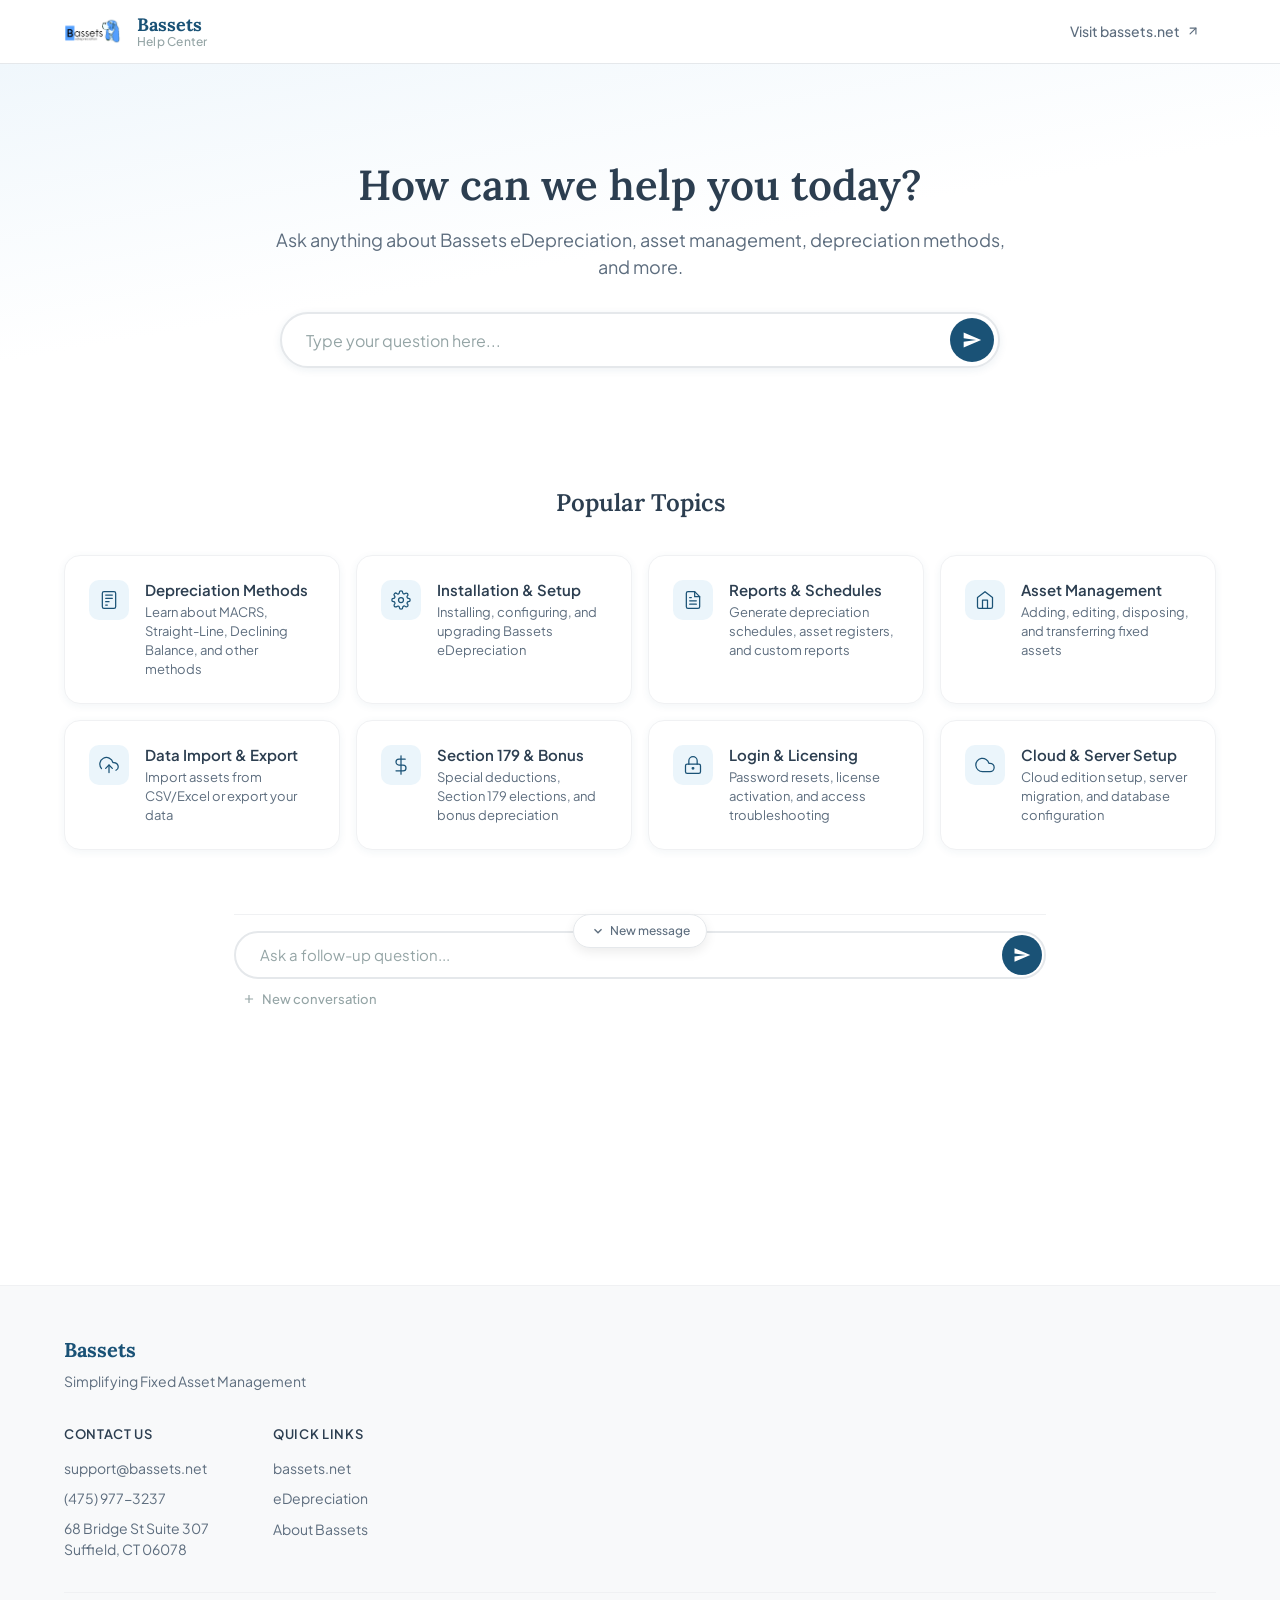
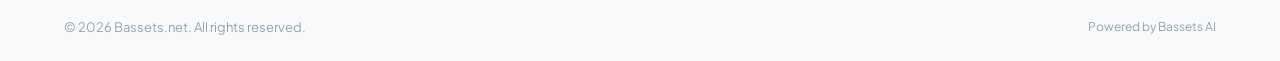
<file: static/index.html>
<!DOCTYPE html>
<html lang="en">
<head>
    <meta charset="UTF-8">
    <meta name="viewport" content="width=device-width, initial-scale=1.0, viewport-fit=cover">
    <title>Bassets Help Center — Fixed Asset Management Support</title>
    <meta name="description" content="Get instant answers about Bassets eDepreciation, fixed asset management, depreciation methods, reports, and more. AI-powered support available 24/7.">

    <!-- OpenGraph -->
    <meta property="og:title" content="Bassets Help Center">
    <meta property="og:description" content="AI-powered support for Bassets Fixed Asset Management Software">
    <meta property="og:type" content="website">
    <meta property="og:url" content="https://help.bassets.net">

    <!-- Fonts -->
    <link rel="preconnect" href="https://fonts.googleapis.com">
    <link rel="preconnect" href="https://fonts.gstatic.com" crossorigin>
    <link href="https://fonts.googleapis.com/css2?family=Lora:wght@400;500;600;700&family=Plus+Jakarta+Sans:wght@300;400;500;600;700&display=swap" rel="stylesheet">

    <!-- Styles -->
    <link rel="stylesheet" href="/static/css/styles.css">
</head>
<body>
    <!-- Skip to content (accessibility) -->
    <a href="#main-content" class="skip-link">Skip to main content</a>

    <!-- ======== HEADER ======== -->
    <header class="header" role="banner">
        <div class="container header__inner">
            <a href="/" class="header__brand" aria-label="Bassets Help Center home">
                <img src="/static/images/bassets-logo.webp" alt="Bassets" class="header__logo" onerror="this.style.display='none'">
                <div class="header__titles">
                    <span class="header__name">Bassets</span>
                    <span class="header__subtitle">Help Center</span>
                </div>
            </a>
            <nav class="header__nav">
                <a href="https://www.bassets.net" class="header__link" target="_blank" rel="noopener">
                    Visit bassets.net
                    <svg width="14" height="14" viewBox="0 0 24 24" fill="none" stroke="currentColor" stroke-width="2" stroke-linecap="round" stroke-linejoin="round" aria-hidden="true"><path d="M7 17L17 7"/><path d="M7 7h10v10"/></svg>
                </a>
            </nav>
        </div>
    </header>

    <!-- ======== MAIN ======== -->
    <main id="main-content">

        <!-- Hero Section -->
        <section class="hero" id="hero" aria-label="Search for help">
            <div class="container hero__container">
                <h1 class="hero__title" id="hero-title">How can we help you today?</h1>
                <p class="hero__subtitle" id="hero-subtitle">Ask anything about Bassets eDepreciation, asset management, depreciation methods, and more.</p>
                <form class="hero__form" id="search-form" role="search" aria-label="Ask a question">
                    <div class="hero__input-wrapper">
                        <input
                            type="text"
                            id="search-input"
                            class="hero__input"
                            placeholder="Type your question here..."
                            autocomplete="off"
                            maxlength="2000"
                            aria-label="Type your question"
                        >
                        <button type="submit" class="hero__send-btn" id="send-btn" aria-label="Send question">
                            <svg width="20" height="20" viewBox="0 0 24 24" fill="currentColor" aria-hidden="true"><path d="M2.01 21L23 12 2.01 3 2 10l15 2-15 2z"/></svg>
                        </button>
                    </div>
                    <span class="hero__char-count" id="char-count" aria-live="polite" hidden></span>
                </form>
            </div>
        </section>

        <!-- Common Query Cards -->
        <section class="cards-section" id="cards-section" aria-label="Common topics">
            <div class="container">
                <h2 class="cards-section__heading">Popular Topics</h2>
                <div class="cards-grid" id="cards-grid" role="list">
                    <!-- Cards injected by cards.js -->
                </div>
            </div>
        </section>

        <!-- Chat Area (hidden until first message) -->
        <section class="chat" id="chat-section" aria-label="Chat conversation" hidden>
            <div class="container chat__container">
                <!-- Messages -->
                <div class="chat__messages" id="chat-messages" role="log" aria-live="polite" aria-relevant="additions">
                    <!-- Messages injected by chat.js -->
                </div>

                <!-- Scroll to bottom indicator -->
                <button class="chat__scroll-btn" id="scroll-btn" aria-label="Scroll to latest message" hidden>
                    <svg width="16" height="16" viewBox="0 0 24 24" fill="currentColor" aria-hidden="true"><path d="M7.41 8.59L12 13.17l4.59-4.58L18 10l-6 6-6-6z"/></svg>
                    New message
                </button>

                <!-- Chat input (sticky bottom) -->
                <div class="chat__input-area" id="chat-input-area">
                    <form class="chat__form" id="chat-form">
                        <div class="chat__input-wrapper">
                            <input
                                type="text"
                                id="chat-input"
                                class="chat__input"
                                placeholder="Ask a follow-up question..."
                                autocomplete="off"
                                maxlength="2000"
                                aria-label="Type a follow-up question"
                            >
                            <button type="submit" class="chat__send-btn" id="chat-send-btn" aria-label="Send message">
                                <svg width="18" height="18" viewBox="0 0 24 24" fill="currentColor" aria-hidden="true"><path d="M2.01 21L23 12 2.01 3 2 10l15 2-15 2z"/></svg>
                            </button>
                        </div>
                    </form>
                    <div class="chat__actions">
                        <button class="chat__new-btn" id="new-chat-btn" aria-label="Start new conversation">
                            <svg width="14" height="14" viewBox="0 0 24 24" fill="none" stroke="currentColor" stroke-width="2" aria-hidden="true"><path d="M12 5v14M5 12h14"/></svg>
                            New conversation
                        </button>
                        <span class="chat__char-count" id="chat-char-count" aria-live="polite" hidden></span>
                    </div>
                </div>
            </div>
        </section>

    </main>

    <!-- ======== FOOTER ======== -->
    <footer class="footer" id="footer" role="contentinfo">
        <div class="container footer__inner">
            <div class="footer__brand">
                <span class="footer__name">Bassets</span>
                <p class="footer__tagline">Simplifying Fixed Asset Management</p>
            </div>
            <div class="footer__links">
                <div class="footer__col">
                    <h3 class="footer__col-title">Contact Us</h3>
                    <a href="mailto:support@bassets.net">support@bassets.net</a>
                    <a href="tel:+14759773237">(475) 977-3237</a>
                    <p>68 Bridge St Suite 307<br>Suffield, CT 06078</p>
                </div>
                <div class="footer__col">
                    <h3 class="footer__col-title">Quick Links</h3>
                    <a href="https://www.bassets.net" target="_blank" rel="noopener">bassets.net</a>
                    <a href="https://www.bassets.net/platform" target="_blank" rel="noopener">eDepreciation</a>
                    <a href="https://www.bassets.net/company" target="_blank" rel="noopener">About Bassets</a>
                </div>
            </div>
            <div class="footer__bottom">
                <p>&copy; 2026 Bassets.net. All rights reserved.</p>
                <p class="footer__powered">Powered by Bassets AI</p>
            </div>
        </div>
    </footer>

    <!-- Screen reader announcements -->
    <div id="sr-announcements" class="sr-only" aria-live="assertive" aria-atomic="true"></div>

    <!-- JS Modules -->
    <script type="module" src="/static/js/app.js"></script>
</body>
</html>
</file>
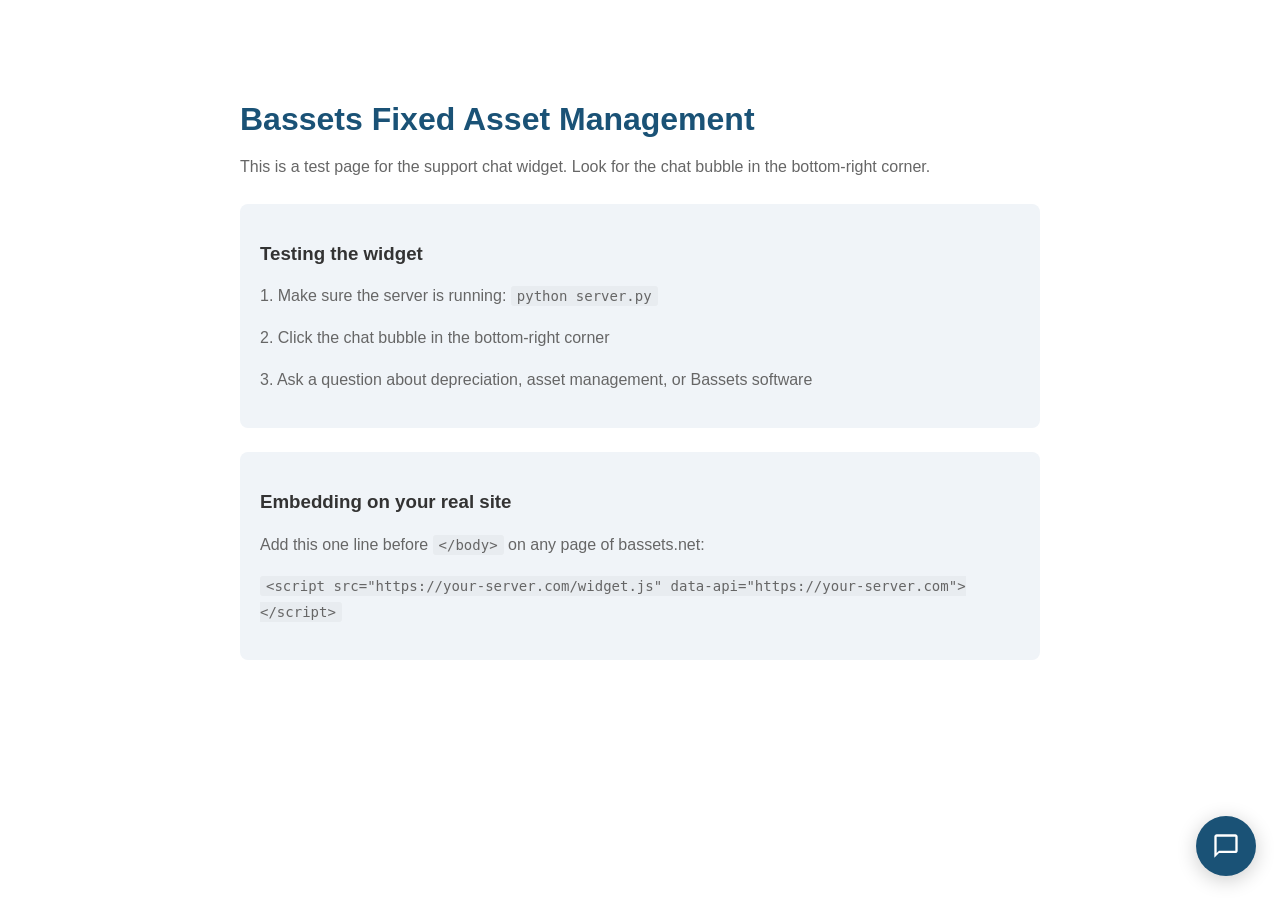
<file: widget/test.html>
<!DOCTYPE html>
<html lang="en">
<head>
  <meta charset="UTF-8" />
  <meta name="viewport" content="width=device-width, initial-scale=1.0" />
  <title>Bassets Support Widget - Test Page</title>
  <style>
    body {
      font-family: -apple-system, sans-serif;
      max-width: 800px;
      margin: 60px auto;
      padding: 20px;
      color: #333;
    }
    h1 { color: #1A5276; margin-bottom: 8px; }
    p { line-height: 1.6; color: #666; }
    .box {
      background: #F0F4F8;
      border-radius: 8px;
      padding: 20px;
      margin: 24px 0;
    }
    code {
      background: #E8ECF0;
      padding: 2px 6px;
      border-radius: 3px;
      font-size: 14px;
    }
  </style>
</head>
<body>
  <h1>Bassets Fixed Asset Management</h1>
  <p>This is a test page for the support chat widget. Look for the chat bubble in the bottom-right corner.</p>

  <div class="box">
    <h3>Testing the widget</h3>
    <p>1. Make sure the server is running: <code>python server.py</code></p>
    <p>2. Click the chat bubble in the bottom-right corner</p>
    <p>3. Ask a question about depreciation, asset management, or Bassets software</p>
  </div>

  <div class="box">
    <h3>Embedding on your real site</h3>
    <p>Add this one line before <code>&lt;/body&gt;</code> on any page of bassets.net:</p>
    <p><code>&lt;script src="https://your-server.com/widget.js" data-api="https://your-server.com"&gt;&lt;/script&gt;</code></p>
  </div>

  <!-- THE CHAT WIDGET: This single line is all you need on any page -->
  <script src="widget.js" data-api="http://localhost:8000"></script>
</body>
</html>
</file>
<file: static/css/styles.css>
/* =============================================
   Bassets Help Center — Styles
   ============================================= */

/* --- Design Tokens --- */
:root {
  /* Brand colors */
  --color-primary: #1A5276;
  --color-primary-light: #2471A3;
  --color-primary-lighter: #EBF5FB;
  --color-primary-pale: #F0F7FC;

  /* Text */
  --color-text: #2C3E50;
  --color-text-light: #5D6D7E;
  --color-text-muted: #95A5A6;
  --color-text-on-primary: #FFFFFF;

  /* Backgrounds */
  --color-bg: #FFFFFF;
  --color-bg-soft: #F8F9FA;
  --color-bg-hero: linear-gradient(170deg, #F0F7FC 0%, #FFFFFF 50%);

  /* Borders */
  --color-border: #E5E8EB;
  --color-border-light: #F0F1F3;

  /* States */
  --color-success: #27AE60;
  --color-error: #E74C3C;
  --color-warning: #F39C12;

  /* Typography */
  --font-heading: 'Lora', Georgia, 'Times New Roman', serif;
  --font-body: 'Plus Jakarta Sans', -apple-system, BlinkMacSystemFont, 'Segoe UI', sans-serif;
  --font-mono: 'Fira Code', 'Consolas', 'Monaco', monospace;

  /* Spacing */
  --space-xs: 4px;
  --space-sm: 8px;
  --space-md: 16px;
  --space-lg: 24px;
  --space-xl: 32px;
  --space-2xl: 48px;
  --space-3xl: 64px;
  --space-4xl: 96px;

  /* Layout */
  --max-width: 1200px;
  --chat-max-width: 860px;
  --header-height: 64px;

  /* Shadows */
  --shadow-sm: 0 1px 3px rgba(0, 0, 0, 0.06);
  --shadow-md: 0 4px 12px rgba(0, 0, 0, 0.08);
  --shadow-lg: 0 8px 30px rgba(0, 0, 0, 0.1);
  --shadow-input: 0 2px 8px rgba(26, 82, 118, 0.08);
  --shadow-input-focus: 0 4px 20px rgba(26, 82, 118, 0.15);
  --shadow-card: 0 2px 8px rgba(26, 82, 118, 0.06);
  --shadow-card-hover: 0 8px 24px rgba(26, 82, 118, 0.12);

  /* Transitions */
  --transition-fast: 150ms ease;
  --transition-normal: 250ms ease;
  --transition-slow: 400ms ease-out;

  /* Border radius */
  --radius-sm: 6px;
  --radius-md: 10px;
  --radius-lg: 16px;
  --radius-xl: 24px;
  --radius-pill: 9999px;
}


/* --- Reset & Base --- */
*,
*::before,
*::after {
  box-sizing: border-box;
  margin: 0;
  padding: 0;
}

html {
  scroll-behavior: smooth;
  -webkit-text-size-adjust: 100%;
}

body {
  font-family: var(--font-body);
  font-size: 16px;
  line-height: 1.6;
  color: var(--color-text);
  background: var(--color-bg);
  -webkit-font-smoothing: antialiased;
  -moz-osx-font-smoothing: grayscale;
  min-height: 100vh;
  display: flex;
  flex-direction: column;
}

main {
  flex: 1;
}

a {
  color: var(--color-primary);
  text-decoration: none;
  transition: color var(--transition-fast);
}
a:hover {
  color: var(--color-primary-light);
}

img {
  max-width: 100%;
  height: auto;
}

button {
  font-family: inherit;
  cursor: pointer;
  border: none;
  background: none;
}

input {
  font-family: inherit;
}


/* --- Accessibility --- */
.skip-link {
  position: absolute;
  top: -100px;
  left: var(--space-md);
  background: var(--color-primary);
  color: var(--color-text-on-primary);
  padding: var(--space-sm) var(--space-md);
  border-radius: var(--radius-sm);
  z-index: 10000;
  font-size: 14px;
  font-weight: 600;
  transition: top var(--transition-fast);
}
.skip-link:focus {
  top: var(--space-md);
}

.sr-only {
  position: absolute;
  width: 1px;
  height: 1px;
  padding: 0;
  margin: -1px;
  overflow: hidden;
  clip: rect(0, 0, 0, 0);
  white-space: nowrap;
  border: 0;
}

/* Focus outline for keyboard users */
:focus-visible {
  outline: 2px solid var(--color-primary);
  outline-offset: 2px;
}


/* --- Layout --- */
.container {
  width: 100%;
  max-width: var(--max-width);
  margin: 0 auto;
  padding: 0 var(--space-lg);
}


/* =============================================
   HEADER
   ============================================= */
.header {
  position: sticky;
  top: 0;
  z-index: 100;
  background: var(--color-bg);
  border-bottom: 1px solid var(--color-border);
  height: var(--header-height);
}

.header__inner {
  display: flex;
  align-items: center;
  justify-content: space-between;
  height: 100%;
}

.header__brand {
  display: flex;
  align-items: center;
  gap: var(--space-md);
  text-decoration: none;
  color: var(--color-text);
}

.header__logo {
  height: 32px;
  width: auto;
}

.header__titles {
  display: flex;
  flex-direction: column;
  line-height: 1.2;
}

.header__name {
  font-family: var(--font-heading);
  font-weight: 700;
  font-size: 18px;
  color: var(--color-primary);
}

.header__subtitle {
  font-size: 12px;
  font-weight: 500;
  color: var(--color-text-muted);
  letter-spacing: 0.02em;
}

.header__nav {
  display: flex;
  align-items: center;
}

.header__link {
  display: flex;
  align-items: center;
  gap: 6px;
  font-size: 14px;
  font-weight: 500;
  color: var(--color-text-light);
  padding: var(--space-sm) var(--space-md);
  border-radius: var(--radius-sm);
  transition: all var(--transition-fast);
}
.header__link:hover {
  color: var(--color-primary);
  background: var(--color-primary-pale);
}


/* =============================================
   HERO SECTION
   ============================================= */
.hero {
  background: var(--color-bg-hero);
  padding: var(--space-4xl) 0 var(--space-3xl);
  text-align: center;
  transition: padding var(--transition-slow), opacity var(--transition-slow);
}

.hero__container {
  max-width: 800px;
}

.hero__title {
  font-family: var(--font-heading);
  font-size: 42px;
  font-weight: 600;
  color: var(--color-text);
  margin-bottom: var(--space-md);
  line-height: 1.2;
  transition: all var(--transition-slow);
}

.hero__subtitle {
  font-size: 18px;
  color: var(--color-text-light);
  margin-bottom: var(--space-xl);
  line-height: 1.5;
  transition: all var(--transition-slow);
}

.hero__form {
  position: relative;
  max-width: 720px;
  margin: 0 auto;
}

.hero__input-wrapper {
  position: relative;
  display: flex;
  align-items: center;
}

.hero__input {
  width: 100%;
  height: 56px;
  padding: 0 56px 0 var(--space-lg);
  font-size: 16px;
  border: 2px solid var(--color-border);
  border-radius: var(--radius-pill);
  background: var(--color-bg);
  color: var(--color-text);
  box-shadow: var(--shadow-input);
  transition: all var(--transition-normal);
}
.hero__input::placeholder {
  color: var(--color-text-muted);
}
.hero__input:focus {
  outline: none;
  border-color: var(--color-primary);
  box-shadow: var(--shadow-input-focus);
}

.hero__send-btn {
  position: absolute;
  right: 6px;
  width: 44px;
  height: 44px;
  border-radius: 50%;
  background: var(--color-primary);
  color: var(--color-text-on-primary);
  display: flex;
  align-items: center;
  justify-content: center;
  transition: all var(--transition-fast);
}
.hero__send-btn:hover {
  background: var(--color-primary-light);
  transform: scale(1.05);
}
.hero__send-btn:disabled {
  opacity: 0.4;
  cursor: not-allowed;
  transform: none;
}

.hero__char-count {
  display: block;
  text-align: right;
  font-size: 12px;
  color: var(--color-text-muted);
  margin-top: var(--space-xs);
  padding-right: var(--space-md);
}
.hero__char-count.warning {
  color: var(--color-warning);
}
.hero__char-count.error {
  color: var(--color-error);
}

/* Hero collapsed state (chat mode) */
body.chat-mode .hero {
  padding: var(--space-lg) 0;
}
body.chat-mode .hero__title,
body.chat-mode .hero__subtitle {
  opacity: 0;
  height: 0;
  margin: 0;
  overflow: hidden;
  pointer-events: none;
}


/* =============================================
   COMMON QUERY CARDS
   ============================================= */
.cards-section {
  padding: var(--space-2xl) 0 var(--space-3xl);
  transition: opacity var(--transition-slow), max-height var(--transition-slow);
}

.cards-section__heading {
  font-family: var(--font-heading);
  font-size: 24px;
  font-weight: 600;
  color: var(--color-text);
  text-align: center;
  margin-bottom: var(--space-xl);
}

.cards-grid {
  display: grid;
  grid-template-columns: repeat(4, 1fr);
  gap: var(--space-md);
}

.card {
  display: flex;
  align-items: flex-start;
  gap: var(--space-md);
  padding: var(--space-lg);
  background: var(--color-bg);
  border: 1px solid var(--color-border-light);
  border-radius: var(--radius-lg);
  box-shadow: var(--shadow-card);
  cursor: pointer;
  transition: all var(--transition-normal);
  text-decoration: none;
  color: inherit;
  animation: card-fade-in var(--transition-slow) both;
}
.card:nth-child(1) { animation-delay: 0ms; }
.card:nth-child(2) { animation-delay: 50ms; }
.card:nth-child(3) { animation-delay: 100ms; }
.card:nth-child(4) { animation-delay: 150ms; }
.card:nth-child(5) { animation-delay: 200ms; }
.card:nth-child(6) { animation-delay: 250ms; }
.card:nth-child(7) { animation-delay: 300ms; }
.card:nth-child(8) { animation-delay: 350ms; }

.card:hover {
  border-color: var(--color-primary-lighter);
  box-shadow: var(--shadow-card-hover);
  transform: translateY(-2px);
}
.card:focus-visible {
  border-color: var(--color-primary);
}

.card__icon {
  flex-shrink: 0;
  width: 40px;
  height: 40px;
  border-radius: var(--radius-md);
  background: var(--color-primary-lighter);
  color: var(--color-primary);
  display: flex;
  align-items: center;
  justify-content: center;
}
.card__icon svg {
  width: 20px;
  height: 20px;
}

.card__content {
  flex: 1;
  min-width: 0;
}

.card__title {
  font-size: 15px;
  font-weight: 600;
  color: var(--color-text);
  margin-bottom: var(--space-xs);
  line-height: 1.3;
}

.card__desc {
  font-size: 13px;
  color: var(--color-text-light);
  line-height: 1.45;
}

@keyframes card-fade-in {
  from {
    opacity: 0;
    transform: translateY(12px);
  }
  to {
    opacity: 1;
    transform: translateY(0);
  }
}

/* Hide cards in chat mode */
body.chat-mode .cards-section {
  display: none;
}


/* =============================================
   CHAT SECTION
   ============================================= */
.chat {
  flex: 1;
  display: flex;
  flex-direction: column;
  padding-bottom: var(--space-lg);
  animation: fade-in var(--transition-normal) ease-out;
}

.chat__container {
  max-width: var(--chat-max-width);
  display: flex;
  flex-direction: column;
  flex: 1;
  position: relative;
}

.chat__messages {
  flex: 1;
  display: flex;
  flex-direction: column;
  gap: var(--space-md);
  padding: var(--space-lg) 0;
  min-height: 200px;
}

/* Message bubbles */
.message {
  display: flex;
  flex-direction: column;
  animation: message-in var(--transition-normal) ease-out;
}

.message--user {
  align-items: flex-end;
}

.message--assistant {
  align-items: flex-start;
}

.message__bubble {
  max-width: 85%;
  padding: var(--space-md) var(--space-lg);
  border-radius: var(--radius-lg);
  font-size: 15px;
  line-height: 1.6;
  word-wrap: break-word;
  overflow-wrap: break-word;
}

.message--user .message__bubble {
  background: var(--color-primary);
  color: var(--color-text-on-primary);
  border-bottom-right-radius: var(--radius-sm);
  max-width: 75%;
}

.message--assistant .message__bubble {
  background: var(--color-bg);
  color: var(--color-text);
  border: 1px solid var(--color-border);
  border-bottom-left-radius: var(--radius-sm);
}

/* Markdown content in assistant messages */
.message--assistant .message__bubble p {
  margin-bottom: var(--space-sm);
}
.message--assistant .message__bubble p:last-child {
  margin-bottom: 0;
}
.message--assistant .message__bubble strong {
  font-weight: 600;
}
.message--assistant .message__bubble em {
  font-style: italic;
}
.message--assistant .message__bubble code {
  background: var(--color-bg-soft);
  padding: 1px 6px;
  border-radius: 4px;
  font-family: var(--font-mono);
  font-size: 13px;
}
.message--assistant .message__bubble pre {
  background: var(--color-bg-soft);
  border: 1px solid var(--color-border-light);
  border-radius: var(--radius-sm);
  padding: var(--space-md);
  overflow-x: auto;
  margin: var(--space-sm) 0;
}
.message--assistant .message__bubble pre code {
  background: none;
  padding: 0;
}
.message--assistant .message__bubble ol,
.message--assistant .message__bubble ul {
  margin: var(--space-sm) 0 var(--space-sm) var(--space-lg);
}
.message--assistant .message__bubble li {
  margin-bottom: var(--space-xs);
}
.message--assistant .message__bubble a {
  color: var(--color-primary);
  text-decoration: underline;
  text-underline-offset: 2px;
}

/* Sources section */
.message__sources {
  margin-top: var(--space-sm);
  padding: var(--space-sm) var(--space-md);
  max-width: 85%;
}

.message__sources-toggle {
  font-size: 12px;
  font-weight: 500;
  color: var(--color-text-muted);
  display: flex;
  align-items: center;
  gap: 4px;
  padding: var(--space-xs) 0;
  cursor: pointer;
  transition: color var(--transition-fast);
}
.message__sources-toggle:hover {
  color: var(--color-text-light);
}
.message__sources-toggle svg {
  transition: transform var(--transition-fast);
}
.message__sources-toggle[aria-expanded="true"] svg {
  transform: rotate(180deg);
}

.message__sources-list {
  display: none;
  flex-wrap: wrap;
  gap: var(--space-xs);
  margin-top: var(--space-xs);
}
.message__sources-list.open {
  display: flex;
}

.source-pill {
  display: inline-flex;
  align-items: center;
  gap: 4px;
  font-size: 11px;
  font-weight: 500;
  color: var(--color-primary);
  background: var(--color-primary-lighter);
  padding: 2px 10px;
  border-radius: var(--radius-pill);
  white-space: nowrap;
}

/* Typing indicator */
.typing-indicator {
  display: flex;
  align-items: center;
  gap: 6px;
  padding: var(--space-md) var(--space-lg);
  background: var(--color-bg);
  border: 1px solid var(--color-border);
  border-radius: var(--radius-lg);
  border-bottom-left-radius: var(--radius-sm);
  align-self: flex-start;
  animation: message-in var(--transition-normal) ease-out;
}
.typing-indicator span {
  width: 8px;
  height: 8px;
  background: var(--color-text-muted);
  border-radius: 50%;
  animation: typing-bounce 1.2s infinite;
}
.typing-indicator span:nth-child(2) { animation-delay: 0.15s; }
.typing-indicator span:nth-child(3) { animation-delay: 0.3s; }

@keyframes typing-bounce {
  0%, 60%, 100% { transform: translateY(0); opacity: 0.4; }
  30% { transform: translateY(-6px); opacity: 1; }
}

/* Stop generating button */
.chat__stop-btn {
  align-self: center;
  display: flex;
  align-items: center;
  gap: var(--space-sm);
  padding: var(--space-sm) var(--space-md);
  font-size: 13px;
  font-weight: 500;
  color: var(--color-text-light);
  background: var(--color-bg);
  border: 1px solid var(--color-border);
  border-radius: var(--radius-pill);
  cursor: pointer;
  transition: all var(--transition-fast);
  margin-top: var(--space-sm);
}
.chat__stop-btn:hover {
  color: var(--color-error);
  border-color: var(--color-error);
}

/* Error / Retry */
.message__error {
  display: flex;
  align-items: center;
  gap: var(--space-sm);
  margin-top: var(--space-sm);
  font-size: 13px;
  color: var(--color-text-muted);
}
.message__retry-btn {
  font-size: 13px;
  font-weight: 500;
  color: var(--color-primary);
  background: var(--color-primary-lighter);
  padding: var(--space-xs) var(--space-md);
  border-radius: var(--radius-pill);
  cursor: pointer;
  transition: all var(--transition-fast);
}
.message__retry-btn:hover {
  background: var(--color-primary);
  color: var(--color-text-on-primary);
}

/* Rate limit notice */
.chat__rate-limit {
  align-self: center;
  text-align: center;
  padding: var(--space-md) var(--space-lg);
  background: var(--color-primary-pale);
  border-radius: var(--radius-md);
  font-size: 14px;
  color: var(--color-text-light);
  margin: var(--space-md) 0;
}
.chat__rate-limit strong {
  color: var(--color-primary);
}

/* Scroll to bottom button */
.chat__scroll-btn {
  position: sticky;
  bottom: 100px;
  align-self: center;
  display: flex;
  align-items: center;
  gap: var(--space-xs);
  padding: var(--space-sm) var(--space-md);
  font-size: 12px;
  font-weight: 500;
  color: var(--color-text-light);
  background: var(--color-bg);
  border: 1px solid var(--color-border);
  border-radius: var(--radius-pill);
  box-shadow: var(--shadow-md);
  cursor: pointer;
  transition: all var(--transition-fast);
  z-index: 10;
}
.chat__scroll-btn:hover {
  color: var(--color-primary);
  border-color: var(--color-primary);
}

/* Chat input area */
.chat__input-area {
  position: sticky;
  bottom: 0;
  background: var(--color-bg);
  padding: var(--space-md) 0;
  border-top: 1px solid var(--color-border-light);
}

.chat__form {
  position: relative;
}

.chat__input-wrapper {
  position: relative;
  display: flex;
  align-items: center;
}

.chat__input {
  width: 100%;
  height: 48px;
  padding: 0 48px 0 var(--space-lg);
  font-size: 15px;
  border: 2px solid var(--color-border);
  border-radius: var(--radius-pill);
  background: var(--color-bg);
  color: var(--color-text);
  transition: all var(--transition-normal);
}
.chat__input::placeholder {
  color: var(--color-text-muted);
}
.chat__input:focus {
  outline: none;
  border-color: var(--color-primary);
  box-shadow: var(--shadow-input-focus);
}

.chat__send-btn {
  position: absolute;
  right: 4px;
  width: 40px;
  height: 40px;
  border-radius: 50%;
  background: var(--color-primary);
  color: var(--color-text-on-primary);
  display: flex;
  align-items: center;
  justify-content: center;
  transition: all var(--transition-fast);
}
.chat__send-btn:hover {
  background: var(--color-primary-light);
}
.chat__send-btn:disabled {
  opacity: 0.4;
  cursor: not-allowed;
}

.chat__actions {
  display: flex;
  align-items: center;
  justify-content: space-between;
  padding-top: var(--space-sm);
}

.chat__new-btn {
  display: flex;
  align-items: center;
  gap: 6px;
  font-size: 13px;
  font-weight: 500;
  color: var(--color-text-muted);
  padding: var(--space-xs) var(--space-sm);
  border-radius: var(--radius-sm);
  transition: all var(--transition-fast);
}
.chat__new-btn:hover {
  color: var(--color-primary);
  background: var(--color-primary-pale);
}

.chat__char-count {
  font-size: 12px;
  color: var(--color-text-muted);
}
.chat__char-count.warning { color: var(--color-warning); }
.chat__char-count.error { color: var(--color-error); }

/* Contact card (shown when bot can't answer) */
.contact-card {
  display: flex;
  gap: var(--space-md);
  padding: var(--space-md);
  background: var(--color-primary-pale);
  border-radius: var(--radius-md);
  margin-top: var(--space-sm);
  max-width: 85%;
  font-size: 13px;
}
.contact-card a {
  font-weight: 500;
}

@keyframes message-in {
  from {
    opacity: 0;
    transform: translateY(8px);
  }
  to {
    opacity: 1;
    transform: translateY(0);
  }
}

@keyframes fade-in {
  from { opacity: 0; }
  to { opacity: 1; }
}


/* =============================================
   FOOTER
   ============================================= */
.footer {
  background: var(--color-bg-soft);
  border-top: 1px solid var(--color-border-light);
  padding: var(--space-2xl) 0 var(--space-lg);
  margin-top: auto;
}

/* Hide footer in chat mode */
body.chat-mode .footer {
  display: none;
}

.footer__inner {
  display: flex;
  flex-direction: column;
  gap: var(--space-xl);
}

.footer__brand {
  display: flex;
  flex-direction: column;
  gap: var(--space-xs);
}

.footer__name {
  font-family: var(--font-heading);
  font-weight: 700;
  font-size: 20px;
  color: var(--color-primary);
}

.footer__tagline {
  font-size: 14px;
  color: var(--color-text-light);
}

.footer__links {
  display: flex;
  gap: var(--space-3xl);
}

.footer__col {
  display: flex;
  flex-direction: column;
  gap: var(--space-sm);
}

.footer__col-title {
  font-size: 13px;
  font-weight: 600;
  text-transform: uppercase;
  letter-spacing: 0.05em;
  color: var(--color-text);
  margin-bottom: var(--space-xs);
}

.footer__col a {
  font-size: 14px;
  color: var(--color-text-light);
  transition: color var(--transition-fast);
}
.footer__col a:hover {
  color: var(--color-primary);
}

.footer__col p {
  font-size: 14px;
  color: var(--color-text-light);
  line-height: 1.5;
}

.footer__bottom {
  display: flex;
  justify-content: space-between;
  align-items: center;
  padding-top: var(--space-lg);
  border-top: 1px solid var(--color-border-light);
  font-size: 13px;
  color: var(--color-text-muted);
}

.footer__powered {
  font-size: 12px;
}


/* =============================================
   RESPONSIVE
   ============================================= */

/* Tablet */
@media (max-width: 1023px) {
  .cards-grid {
    grid-template-columns: repeat(2, 1fr);
  }

  .hero__title {
    font-size: 34px;
  }

  .hero__subtitle {
    font-size: 16px;
  }

  .hero {
    padding: var(--space-3xl) 0 var(--space-2xl);
  }
}

/* Mobile */
@media (max-width: 767px) {
  .container {
    padding: 0 var(--space-md);
  }

  .cards-grid {
    grid-template-columns: 1fr;
  }

  .hero {
    padding: var(--space-2xl) 0 var(--space-xl);
  }

  .hero__title {
    font-size: 28px;
  }

  .hero__subtitle {
    font-size: 15px;
  }

  .hero__input {
    height: 50px;
    font-size: 15px;
    padding: 0 50px 0 var(--space-md);
  }

  .hero__send-btn {
    width: 40px;
    height: 40px;
    right: 5px;
  }

  .message__bubble {
    max-width: 90%;
  }
  .message--user .message__bubble {
    max-width: 85%;
  }

  .header__link span {
    display: none;
  }

  .footer__links {
    flex-direction: column;
    gap: var(--space-xl);
  }

  .footer__bottom {
    flex-direction: column;
    gap: var(--space-sm);
    text-align: center;
  }

  .card {
    padding: var(--space-md);
  }
}

/* Small mobile */
@media (max-width: 380px) {
  .hero__title {
    font-size: 24px;
  }
}


/* --- Reduced Motion --- */
@media (prefers-reduced-motion: reduce) {
  *,
  *::before,
  *::after {
    animation-duration: 0.01ms !important;
    animation-iteration-count: 1 !important;
    transition-duration: 0.01ms !important;
  }

  html {
    scroll-behavior: auto;
  }
}
</file>
